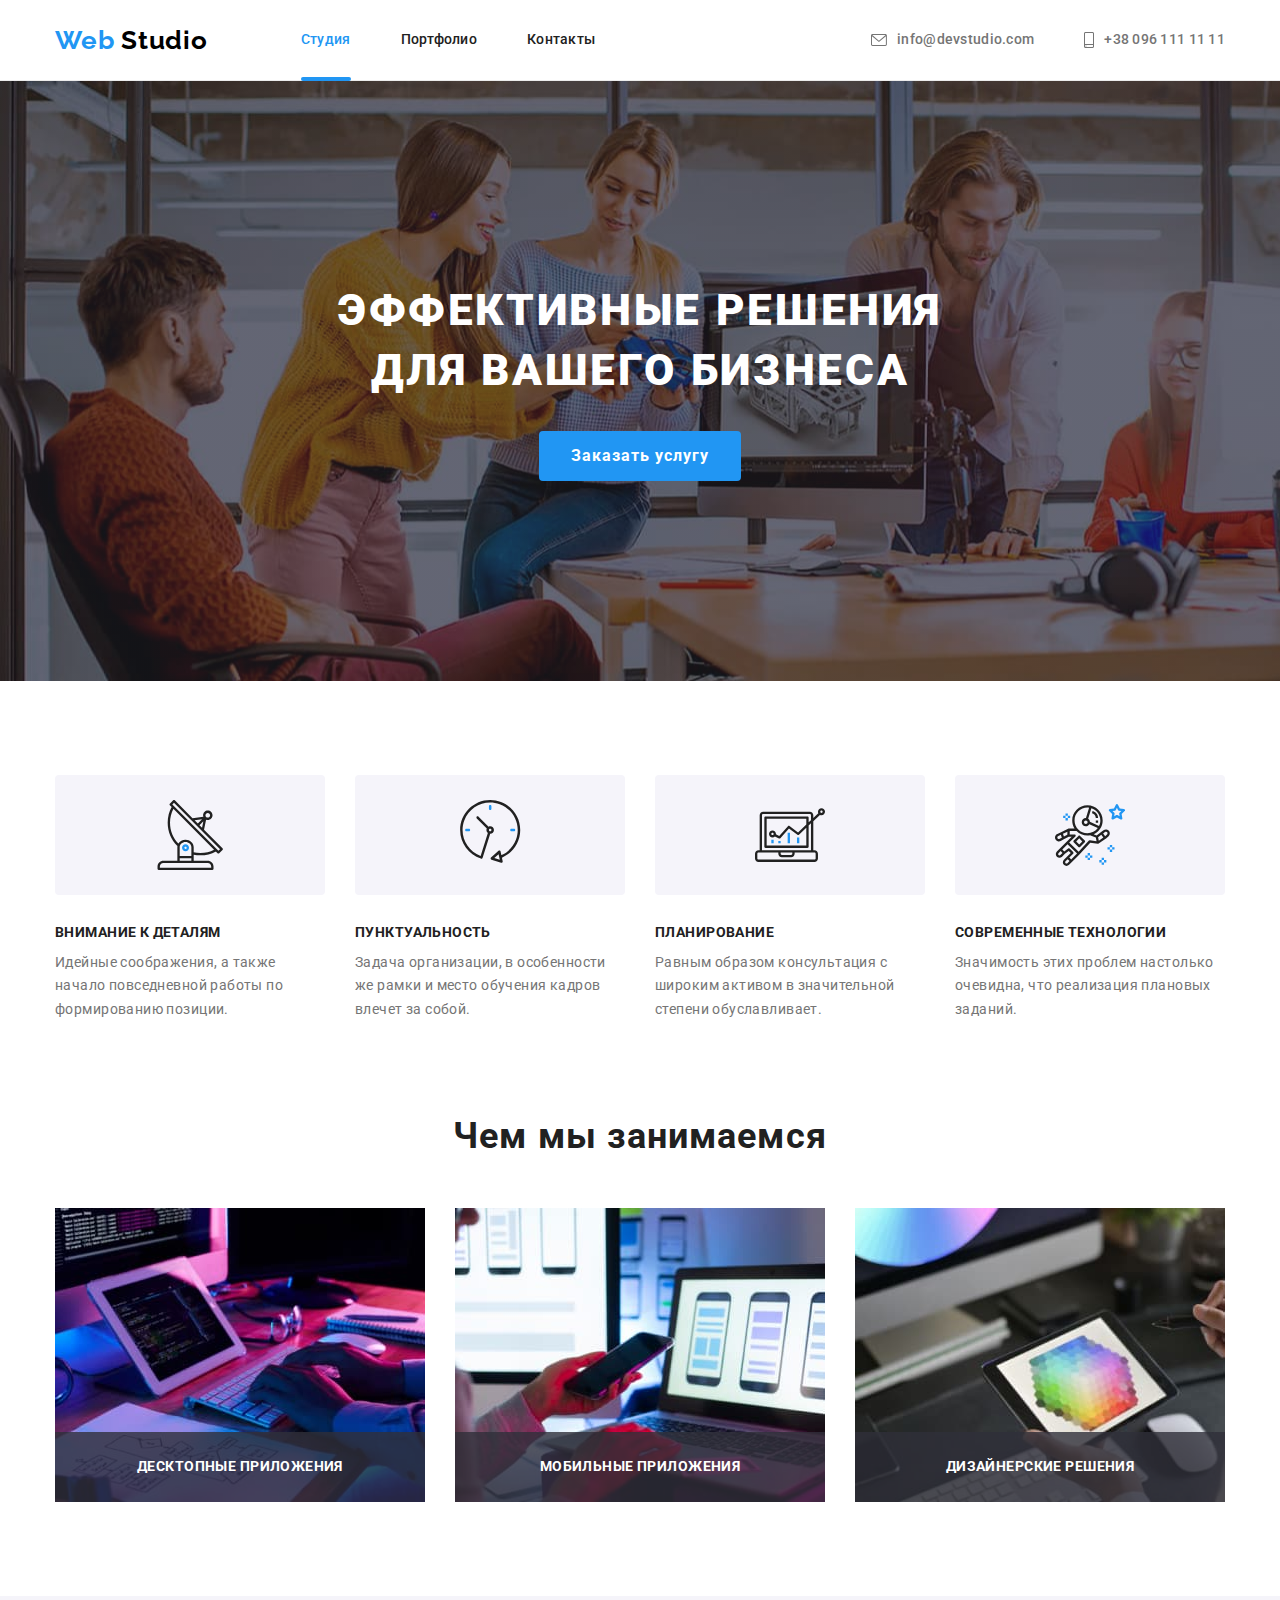
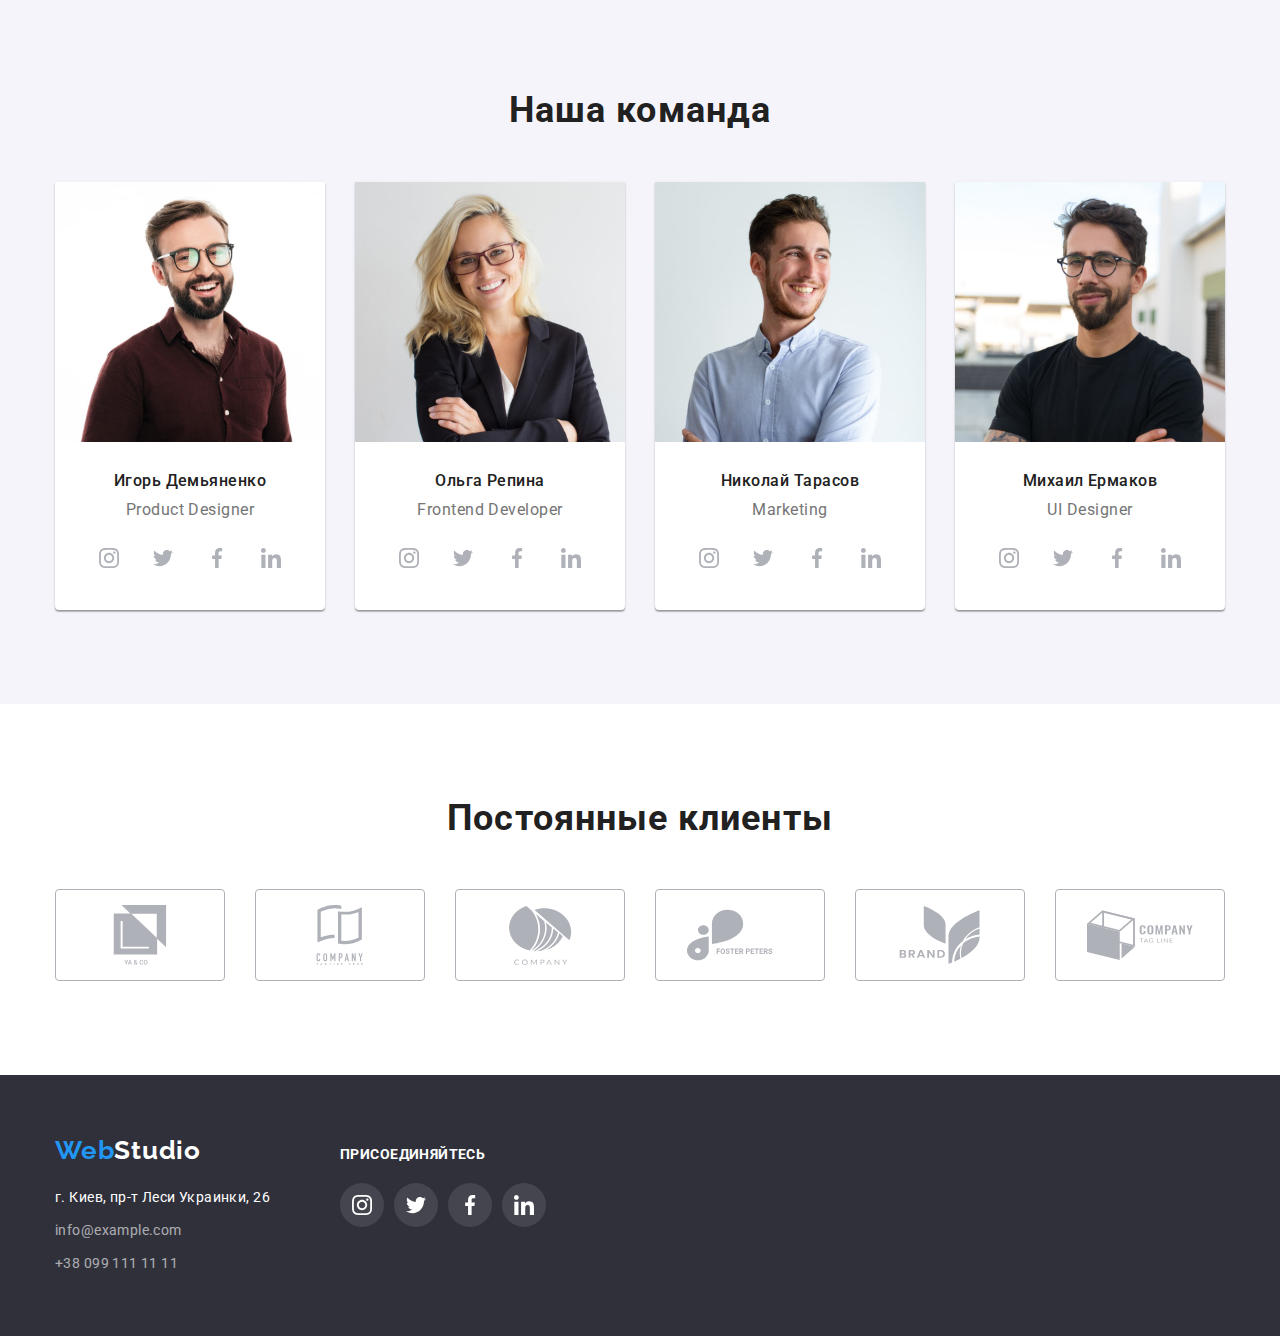
<file: index.html>
<!DOCTYPE html>
<html lang="ru">

<head>
  <meta charset="UTF-8">
  <meta http-equiv="X-UA-Compatible" content="IE=edge">
  <meta name="viewport" content="width=device-width, initial-scale=1.0">
  <title>Document</title>
  <link rel="preconnect" href="https://fonts.googleapis.com">
  <link rel="preconnect" href="https://fonts.gstatic.com" crossorigin>
  <link href="https://fonts.googleapis.com/css2?family=Raleway:wght@700&family=Roboto:wght@400;500;700;900&display=swap"
    rel="stylesheet">
  <link rel="stylesheet" href="https://cdnjs.cloudflare.com/ajax/libs/modern-normalize/1.1.0/modern-normalize.min.css">
  <link rel="stylesheet" href="./css/styles.css">
</head>

<body>
  <!--Шапка сайта-->
  <header class="page-header">
    <div class="container main-nav">
      <a class="logo" href="./index.html">Web <span class="logo-black">Studio</span> </a>
      <nav class="site-nav">
        <ul class="site-nav-list list">
          <li class="site-nav-item">
            <a class="site-nav-link current" href="./index.html">Студия</a>
          </li>
          <li class="site-nav-item">
            <a class="site-nav-link " href="./portfolio.html">Портфолио</a>
          </li>
          <li class="site-nav-item">
            <a class="site-nav-link " href="">Контакты</a>
          </li>
        </ul>
      </nav>
      <ul class="auth-nav-list list">
        <li class="auth-nav-item">
          <a class="auth-nav-link" href="mailto:info@devstudio.com"><svg class="auth-nav-icon" width="16px"
              height="12px">
              <use href="./img/symbol-defs.svg#icon-envelope"></use>
            </svg> info@devstudio.com
          </a>
        </li>
        <li class="auth-nav-item">
          <a class="auth-nav-link" href="tel:+380961111111"><svg class="auth-nav-icon" width="10px" height="16px">
              <use href="./img/symbol-defs.svg#icon-smartphone"></use>
            </svg> +38 096 111 11 11</a>
        </li>
      </ul>
    </div>
  </header>


  <!--Основной контент сайта-->
  <main>
    <!-- Герой -->
    <section class="hero">
      <div class="container">
        <h1 class="hero-title"> Эффективные решения для вашего бизнеса</h1>
        <button data-modal-open class="hero-button" type="button">Заказать услугу</button>
      </div>
    </section>
    <!-- Особенности -->
    <section class="section">
      <div class="container">
        <h2 class="section-title visually-hidden">Особенности</h2>
        <ul class="features-list list">
          <li class="feature-item">
            <div class="icon">
              <svg class="feature-icon" width="70px" height="70px">
                <use href="./img/symbol-defs.svg#icon-antenna"></use>
              </svg>
            </div>
            <h3 class="feature-title">Внимание к деталям</h3>
            <p class="feature-text">Идейные соображения, а также начало повседневной работы по формированию позиции.</p>
          </li>
          <li class="feature-item">
            <div class="icon">
              <svg class="feature-icon" width="70px" height="70px">
                <use href="./img/symbol-defs.svg#icon-clock"></use>
              </svg>
            </div>
            <h3 class="feature-title">Пунктуальность</h3>
            <p class="feature-text">Задача организации, в особенности же рамки и место обучения кадров влечет за собой.
            </p>
          </li>
          <li class="feature-item">
            <div class="icon">
              <svg class="feature-icon" width="70px" height="70px">
                <use href="./img/symbol-defs.svg#icon-diagram"></use>
              </svg>
            </div>
            <h3 class="feature-title">Планирование</h3>
            <p class="feature-text">Равным образом консультация с широким активом в значительной степени обуславливает.
            </p>
          </li>
          <li class="feature-item">
            <div class="icon">
              <svg class="feature-icon" width="70px" height="70px">
                <use href="./img/symbol-defs.svg#icon-astronaut"></use>
              </svg>
            </div>
            <h3 class="feature-title">Современные технологии</h3>
            <p class="feature-text">Значимость этих проблем настолько очевидна, что реализация плановых заданий.</p>
          </li>
        </ul>
      </div>
    </section>

    <!-- Чем мы занимаемся -->
    <section class="section work-section">
      <div class="container">
        <h2 class="section-title">Чем мы занимаемся</h2>
        <ul class="work-list list">
          <li class="work-item">
            <div class="thumb">
              <img class="image" src="./img/box1.jpg" alt="написание кода">
              <div class="overlay-thumb">
                <h3 class="thumb-title">Десктопные приложения</h3>
              </div>
            </div>
          </li>
          <li class="work-item">
            <div class="thumb">
              <img class="image" src="./img/box2.jpg" alt="создание мобильных приложений">
              <div class="overlay-thumb">
                <h3 class="thumb-title">Мобильные приложения</h3>
              </div>
            </div>
          </li>
          <li class="work-item">
            <div class="thumb">
              <img class="image" src="./img/box3.jpg" alt="работа с дизайном">
              <div class="overlay-thumb">
                <h3 class="thumb-title">Дизайнерские решения</h3>
              </div>
            </div>
          </li>
        </ul>
      </div>
    </section>

    <!-- Наша команда -->
    <section class="section team">
      <div class="container">
        <h2 class="section-title">Наша команда</h2>
        <ul class="team-list list">
          <li class="team-item">
            <img width="270" src="./img/img1.jpg" alt="парень в очках с бородой в рубашкее">
            <div class="team-info-box">
              <h3 class="team-title">Игорь Демьяненко</h3>
              <p class="team-profession">Product Designer</p>
              <ul class="social-list">
                <li class="social-item">
                  <a class="social-link" href="">
                    <svg class="social-icon" width="20px" height="20px">
                      <use href="./img/symbol-defs.svg#icon-instagram"></use>
                    </svg>
                  </a>
                </li>
                <li class="social-item">
                  <a class="social-link" href="">
                    <svg class="social-icon" width="20px" height="20px">
                      <use href="./img/symbol-defs.svg#icon-twitter"></use>
                    </svg>
                  </a>
                </li>
                <li class="social-item">
                  <a class="social-link" href="">
                    <svg class="social-icon" width="20px" height="20px">
                      <use href="./img/symbol-defs.svg#icon-facebook"></use>
                    </svg>
                  </a>
                </li>
                <li class="social-item">
                  <a class="social-link" href="">
                    <svg class="social-icon" width="20px" height="20px">
                      <use href="./img/symbol-defs.svg#icon-linkedin"></use>
                    </svg>
                  </a>
                </li>
              </ul>
            </div>
          </li>
          <li class="team-item">
            <img width="270" src="./img/img2.jpg" alt="девушка в очках с длинными светлыми волосами">
            <div class="team-info-box">
              <h3 class="team-title">Ольга Репина</h3>
              <p class="team-profession">Frontend Developer</p>
              <ul class="social-list">
                <li class="social-item">
                  <a class="social-link" href="">
                    <svg class="social-icon" width="20px" height="20px">
                      <use href="./img/symbol-defs.svg#icon-instagram"></use>
                    </svg>
                  </a>
                </li>
                <li class="social-item">
                  <a class="social-link" href="">
                    <svg class="social-icon" width="20px" height="20px">
                      <use href="./img/symbol-defs.svg#icon-twitter"></use>
                    </svg>
                  </a>
                </li>
                <li class="social-item">
                  <a class="social-link" href="">
                    <svg class="social-icon" width="20px" height="20px">
                      <use href="./img/symbol-defs.svg#icon-facebook"></use>
                    </svg>
                  </a>
                </li>
                <li class="social-item">
                  <a class="social-link" href="">
                    <svg class="social-icon" width="20px" height="20px">
                      <use href="./img/symbol-defs.svg#icon-linkedin"></use>
                    </svg>
                  </a>
                </li>
              </ul>

            </div>
          </li>
          <li class="team-item">
            <img width="270" src="./img/img3.jpg" alt="парень в голубой рубашке">
            <div class="team-info-box">
              <h3 class="team-title">Николай Тарасов</h3>
              <p class="team-profession">Marketing</p>
              <ul class="social-list">
                <li class="social-item">
                  <a class="social-link" href="">
                    <svg class="social-icon" width="20px" height="20px">
                      <use href="./img/symbol-defs.svg#icon-instagram"></use>
                    </svg>
                  </a>
                </li>
                <li class="social-item">
                  <a class="social-link" href="">
                    <svg class="social-icon" width="20px" height="20px">
                      <use href="./img/symbol-defs.svg#icon-twitter"></use>
                    </svg>
                  </a>
                </li>
                <li class="social-item">
                  <a class="social-link" href="">
                    <svg class="social-icon" width="20px" height="20px">
                      <use href="./img/symbol-defs.svg#icon-facebook"></use>
                    </svg>
                  </a>
                </li>
                <li class="social-item">
                  <a class="social-link" href="">
                    <svg class="social-icon" width="20px" height="20px">
                      <use href="./img/symbol-defs.svg#icon-linkedin"></use>
                    </svg>
                  </a>
                </li>
              </ul>
            </div>
          </li>
          <li class="team-item">
            <img width="270" src="./img/img4.jpg" alt="парень в очках с бородой в футболке">
            <div class="team-info-box">
              <h3 class="team-title">Михаил Ермаков</h3>
              <p class="team-profession">UI Designer</p>
              <ul class="social-list">
                <li class="social-item">
                  <a class="social-link" href="">
                    <svg class="social-icon" width="20px" height="20px">
                      <use href="./img/symbol-defs.svg#icon-instagram"></use>
                    </svg>
                  </a>
                </li>
                <li class="social-item">
                  <a class="social-link" href="">
                    <svg class="social-icon" width="20px" height="20px">
                      <use href="./img/symbol-defs.svg#icon-twitter"></use>
                    </svg>
                  </a>
                </li>
                <li class="social-item">
                  <a class="social-link" href="">
                    <svg class="social-icon" width="20px" height="20px">
                      <use href="./img/symbol-defs.svg#icon-facebook"></use>
                    </svg>
                  </a>
                </li>
                <li class="social-item">
                  <a class="social-link" href="">
                    <svg class="social-icon" width="20px" height="20px">
                      <use href="./img/symbol-defs.svg#icon-linkedin"></use>
                    </svg>
                  </a>
                </li>
              </ul>
            </div>
          </li>
        </ul>
      </div>
    </section>

    <!-- Постоянные клиенты -->

    <section class="section section-clients">
      <div class="container">
        <h2 class="section-title">Постоянные клиенты</h2>
        <ul class="clients-list">
          <li class="client-item">
            <a class="client-link" href="">
              <svg class="client-icon" width="106" height="60">
                <use href="./img/symbol-defs.svg#icon-group1"></use>
              </svg>
            </a>
          </li>
          <li class="client-item">
            <a class="client-link" href="">
              <svg class="client-icon" width="106" height="60">
                <use href="./img/symbol-defs.svg#icon-group2"></use>
              </svg>
            </a>
          </li>
          <li class="client-item">
            <a class="client-link" href="">
              <svg class="client-icon" width="106" height="60">
                <use href="./img/symbol-defs.svg#icon-group3"></use>
              </svg>
            </a>
          </li>
          <li class="client-item">
            <a class="client-link" href="">
              <svg class="client-icon" width="106" height="60">
                <use href="./img/symbol-defs.svg#icon-group4"></use>
              </svg>
            </a>
          </li>
          <li class="client-item">
            <a class="client-link" href="">
              <svg class="client-icon" width="106" height="60">
                <use href="./img/symbol-defs.svg#icon-group5"></use>
              </svg>
            </a>
          </li>
          <li class="client-item">
            <a class="client-link" href="">
              <svg class="client-icon" width="106" height="60">
                <use href="./img/symbol-defs.svg#icon-group6"></use>
              </svg>
            </a>
          </li>
        </ul>
      </div>
    </section>
  </main>

  <!-- Подвал сайта -->
  <footer class="page-footer">
    <div class="container footer">
      <div class="footer-addres">
        <a class="logo" href="./index.html">Web<span class="logo-white">Studio</span> </a>
        <address class="addres">
          <ul class="addres-list list">
            <li class="addres-item">
              <a class="addres-link"
                href="https://www.google.com/maps/place/%D0%B1%D1%83%D0%BB.+%D0%9B%D0%B5%D1%81%D0%B8+%D0%A3%D0%BA%D1%80%D0%B0%D0%B8%D0%BD%D0%BA%D0%B8,+26">г.
                Киев, пр-т Леси Украинки, 26</a>
            </li>
            <li class="addres-item">
              <a class="addres-link opacity" href="mailto:info@example.com">info@example.com</a>
            </li>
            <li class="addres-item">
              <a class="addres-link opacity" href="tel:+380991111111">+38 099 111 11 11</a>
            </li>
          </ul>
        </address>
      </div>
      <div class="footer-container">
        <p class="list-title">присоединяйтесь</p>
        <ul class="footer-social-list">
          <li class="footer-social-item">
            <a class="footer-social-link" href="">
              <svg class="footer-social-icon" width="20px" height="20px">
                <use href="./img/symbol-defs.svg#icon-instagram"></use>
              </svg>
            </a>
          </li>
          <li class="footer-social-item">
            <a class="footer-social-link" href="">
              <svg class="footer-social-icon" width="20px" height="20px">
                <use href="./img/symbol-defs.svg#icon-twitter"></use>
              </svg>
            </a>
          </li>
          <li class="footer-social-item">
            <a class="footer-social-link" href="">
              <svg class="footer-social-icon" width="20px" height="20px">
                <use href="./img/symbol-defs.svg#icon-facebook"></use>
              </svg>
            </a>
          </li>
          <li class="footer-social-item">
            <a class="footer-social-link" href="">
              <svg class="footer-social-icon" width="20px" height="20px">
                <use href="./img/symbol-defs.svg#icon-linkedin"></use>
              </svg>
            </a>
          </li>
        </ul>
      </div>
    </div>
  </footer>
  <div data-modal class="backdrop is-hidden">
    <div class="modal">
      <button data-modal-close class="modal-button" type="button">
        <svg class="button-icon" width="18px" height="18px">
          <use href="./img/symbol-defs.svg#icon-close"></use>
        </svg>
      </button>
    </div>
  </div>
  <script src="./js/modal.js"></script>
</body>

</html>
</file>
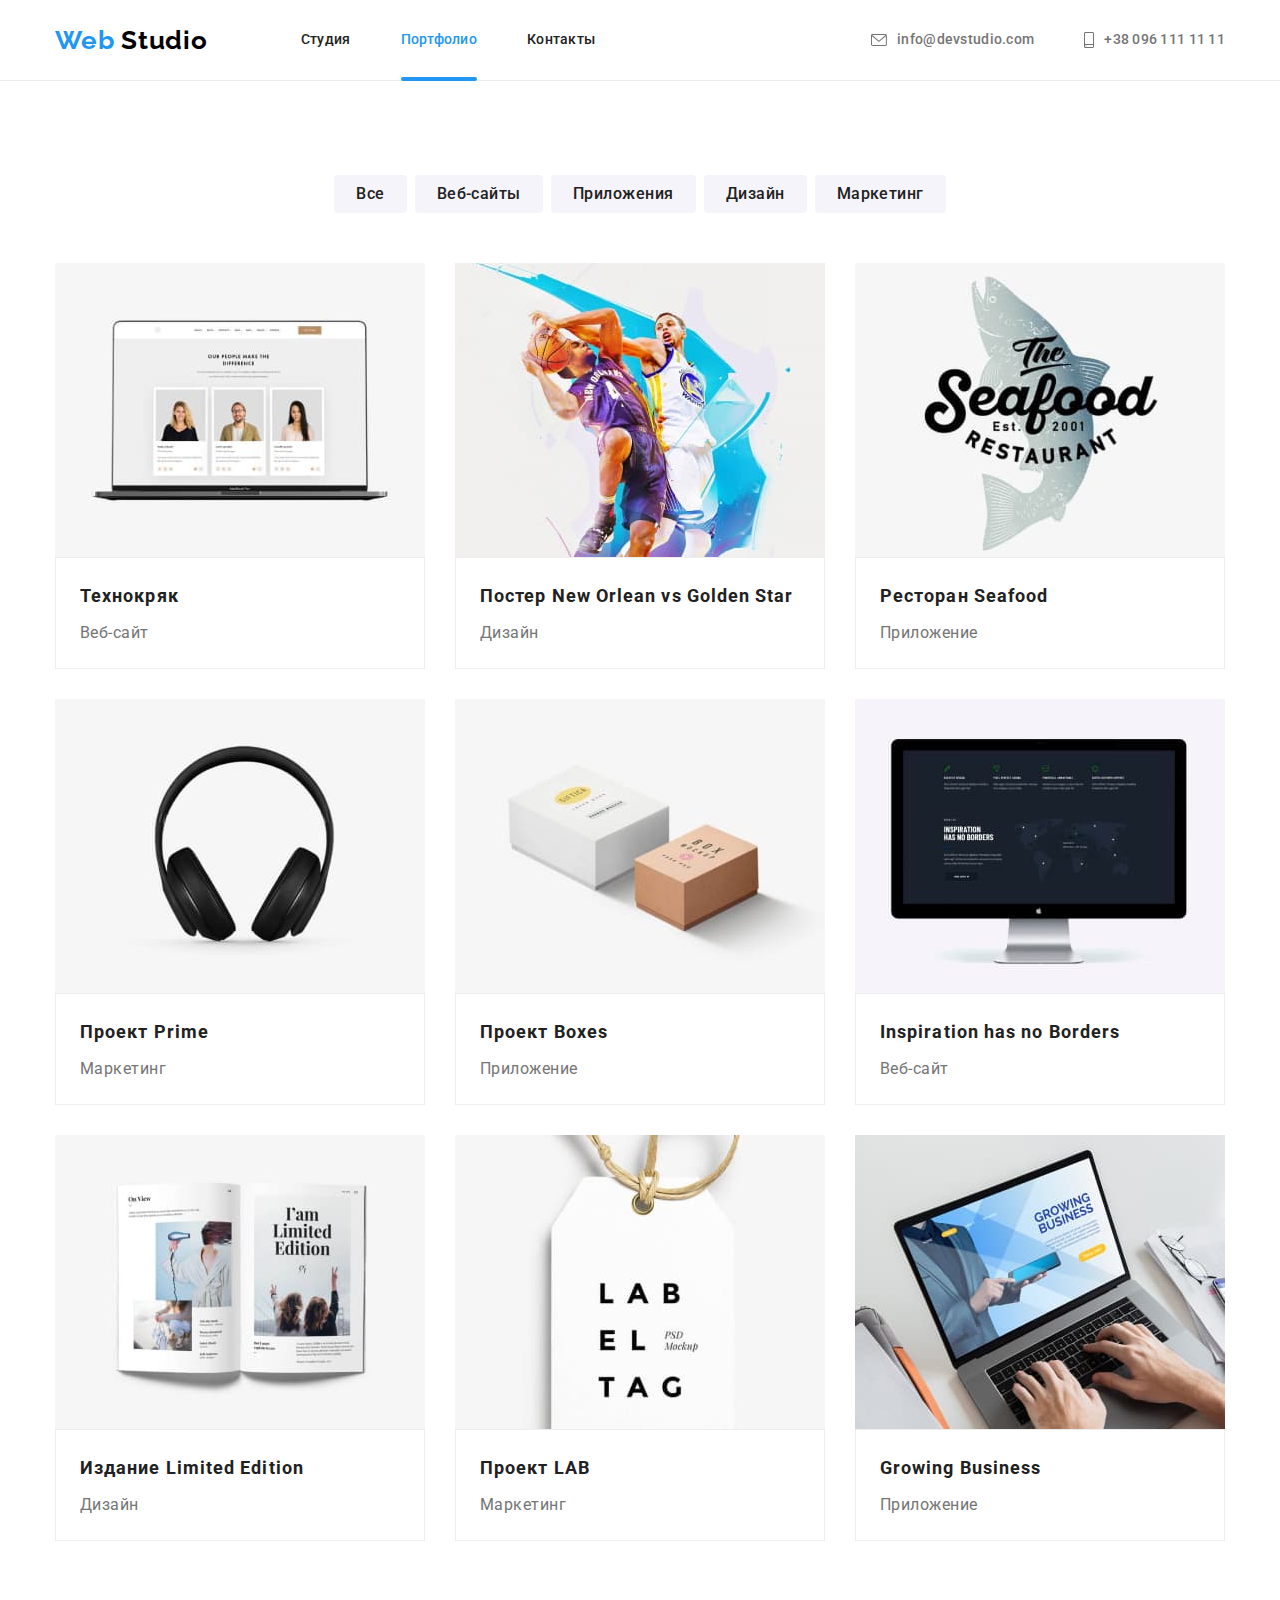
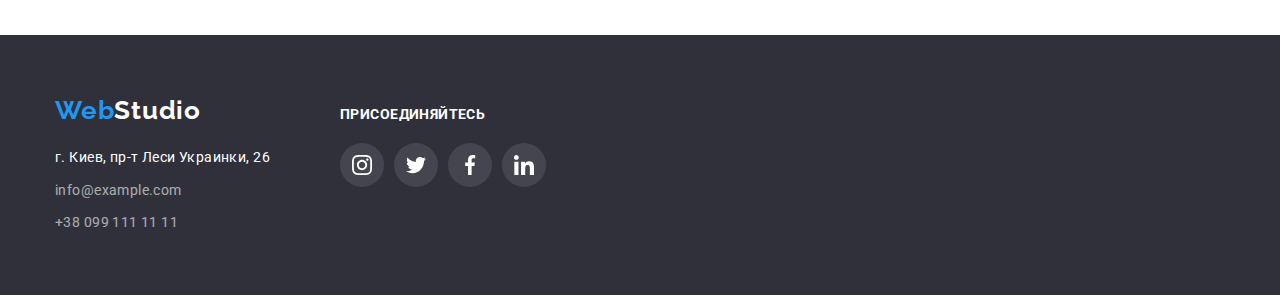
<file: portfolio.html>
<!DOCTYPE html>
<html lang="ru">

<head>
  <meta charset="UTF-8">
  <meta http-equiv="X-UA-Compatible" content="IE=edge">
  <meta name="viewport" content="width=device-width, initial-scale=1.0">
  <title>Portfolio</title>
  <link rel="preconnect" href="https://fonts.googleapis.com">
  <link rel="preconnect" href="https://fonts.gstatic.com" crossorigin>
  <link href="https://fonts.googleapis.com/css2?family=Raleway:wght@700&family=Roboto:wght@400;500;700;900&display=swap"
    rel="stylesheet">
  <link rel="stylesheet" href="https://cdnjs.cloudflare.com/ajax/libs/modern-normalize/1.1.0/modern-normalize.min.css">
  <link rel="stylesheet" href="./css/styles.css">
</head>

<body>
  <!-- шапка сайта -->
  <header class="page-header">
    <div class="container main-nav">
      <a class="logo" href="./index.html">Web <span class="logo-black">Studio</span> </a>
      <nav class="site-nav">
        <ul class="site-nav-list list">
          <li class="site-nav-item">
            <a class="site-nav-link" href="./index.html">Студия</a>
          </li>
          <li class="site-nav-item">
            <a class="site-nav-link current" href="./portfolio.html">Портфолио</a>
          </li>
          <li class="site-nav-item">
            <a class="site-nav-link" href="">Контакты</a>
          </li>
        </ul>
      </nav>
      <ul class="auth-nav-list list">
        <li class="auth-nav-item">
          <a class="auth-nav-link" href="mailto:info@devstudio.com"><svg class="auth-nav-icon" width="16px"
              height="12px">
              <use href="./img/symbol-defs.svg#icon-envelope"></use>
            </svg> info@devstudio.com
          </a>
        </li>
        <li class="auth-nav-item">
          <a class="auth-nav-link" href="tel:+380961111111"><svg class="auth-nav-icon" width="10px" height="16px">
              <use href="./img/symbol-defs.svg#icon-smartphone"></use>
            </svg> +38 096 111 11 11</a>
        </li>
      </ul>
    </div>
  </header>
  <!--  Основной контент сайта -->
  <main>
    <section class="section">
      <div class="container">
        <h1 class="section-title visually-hidden">Портфолио</h1>
        <ul class="filter-list list">
          <li class="filter-item"><button class="filter-button" type="button">Все</button></li>
          <li class="filter-item"><button class="filter-button" type="button">Веб-сайты</button></li>
          <li class="filter-item"><button class="filter-button" type="button">Приложения</button></li>
          <li class="filter-item"><button class="filter-button" type="button">Дизайн</button></li>
          <li class="filter-item"><button class="filter-button" type="button">Маркетинг</button></li>
        </ul>
        <ul class="portfolio-list list">
          <li class="portfolio-item">
            <a class="portfolio-link" href="">
              <div class="portfolio-thumb">
                <img class="image" width="370" src="./img/img.portfolio/imgp.jpg"
                  alt="Ноутбук с изображением веб-сайта">
                <div class="portfolio-overlay">
                  <p class="overlay-text">
                    Технокряк это современная площадка распространения коронавируса. Компании используют эту платформу
                    для цифрового
                    шпионажа и атак на защищённые сервера конкурентов.
                  </p>
                </div>
              </div>
              <div class="item-border">
                <h2 class="work-title">Технокряк</h2>
                <p class="work-text">Веб-сайт</p>
              </div>
            </a>
          </li>
          <li class="portfolio-item">
            <a class="portfolio-link" href="">
              <div class="portfolio-thumb">
                <img class="image" width="370" src="./img/img.portfolio/imgp1.jpg" alt="Два баскетболиста с мячем">
                <div class="portfolio-overlay">
                  <p class="overlay-text">
                    Технокряк это современная площадка распространения коронавируса. Компании используют эту платформу
                    для цифрового
                    шпионажа и атак на защищённые сервера конкурентов.
                  </p>
                </div>
              </div>
              <div class="item-border">
                <h2 class="work-title">Постер New Orlean vs Golden Star</h2>
                <p class="work-text">Дизайн</p>
              </div>
            </a>
          </li>
          <li class="portfolio-item">
            <a class="portfolio-link" href="">
              <div class="portfolio-thumb">
                <img class="image" width="370" src="./img/img.portfolio/imgp2.jpg" alt="Логотип ресторана">
                <div class="portfolio-overlay">
                  <p class="overlay-text">
                    Технокряк это современная площадка распространения коронавируса. Компании используют эту платформу
                    для цифрового
                    шпионажа и атак на защищённые сервера конкурентов.
                  </p>
                </div>
              </div>
              <div class="item-border">
                <h2 class="work-title">Ресторан Seafood</h2>
                <p class="work-text">Приложение</p>
              </div>
            </a>
          </li>
          <li class="portfolio-item">
            <a class="portfolio-link" href="">
              <div class="portfolio-thumb">
                <img class="image" width="370" src="./img/img.portfolio/imgp3.jpg" alt="Черные накладные наушники">
                <div class="portfolio-overlay">
                  <p class="overlay-text">
                    Технокряк это современная площадка распространения коронавируса. Компании используют эту платформу
                    для цифрового
                    шпионажа и атак на защищённые сервера конкурентов.
                  </p>
                </div>
              </div>
              <div class="item-border">
                <h2 class="work-title">Проект Prime</h2>
                <p class="work-text">Маркетинг</p>
              </div>
            </a>
          </li>
          <li class="portfolio-item">
            <a class="portfolio-link" href="">
              <div class="portfolio-thumb">
                <img class="image" width="370" src="./img/img.portfolio/imgp4.jpg" alt="Две картонные коробки">
                <div class="portfolio-overlay">
                  <p class="overlay-text">
                    Технокряк это современная площадка распространения коронавируса. Компании используют эту платформу
                    для цифрового
                    шпионажа и атак на защищённые сервера конкурентов.
                  </p>
                </div>
              </div>
              <div class="item-border">
                <h2 class="work-title">Проект Boxes</h2>
                <p class="work-text">Приложение</p>
              </div>
            </a>
          </li>
          <li class="portfolio-item">
            <a class="portfolio-link" href="">
              <div class="portfolio-thumb">
                <img class="image" width="370" src="./img/img.portfolio/imgp5.jpg" alt="Монитор компьютера">
                <div class="portfolio-overlay">
                  <p class="overlay-text">
                    Технокряк это современная площадка распространения коронавируса. Компании используют эту платформу
                    для цифрового
                    шпионажа и атак на защищённые сервера конкурентов.
                  </p>
                </div>
              </div>
              <div class="item-border">
                <h2 class="work-title">Inspiration has no Borders</h2>
                <p class="work-text">Веб-сайт</p>
              </div>
            </a>
          </li>
          <li class="portfolio-item">
            <a class="portfolio-link" href="">
              <div class="portfolio-thumb">
                <img class="image" width="370" src="./img/img.portfolio/imgp6.jpg" alt="Открытый журнал">
                <div class="portfolio-overlay">
                  <p class="overlay-text">
                    Технокряк это современная площадка распространения коронавируса. Компании используют эту платформу
                    для цифрового
                    шпионажа и атак на защищённые сервера конкурентов.
                  </p>
                </div>
              </div>
              <div class="item-border">
                <h2 class="work-title">Издание Limited Edition</h2>
                <p class="work-text">Дизайн</p>
              </div>
            </a>
          </li>
          <li class="portfolio-item">
            <a class="portfolio-link" href="">
              <div class="portfolio-thumb">
                <img class="image" width="370" src="./img/img.portfolio/imgp7.jpg" alt="Бирка на шнурке">
                <div class="portfolio-overlay">
                  <p class="overlay-text">
                    Технокряк это современная площадка распространения коронавируса. Компании используют эту платформу
                    для цифрового
                    шпионажа и атак на защищённые сервера конкурентов.
                  </p>
                </div>
              </div>
              <div class="item-border">
                <h2 class="work-title">Проект LAB</h2>
                <p class="work-text">Маркетинг</p>
              </div>
            </a>
          </li>
          <li class="portfolio-item">
            <a class="portfolio-link" href="">
              <div class="portfolio-thumb">
                <img class="image" width="370" src="./img/img.portfolio/imgp8.jpg"
                  alt="Руки мужчины на клавиатуре ноутбука">
                <div class="portfolio-overlay">
                  <p class="overlay-text">
                    Технокряк это современная площадка распространения коронавируса. Компании используют эту платформу
                    для цифрового
                    шпионажа и атак на защищённые сервера конкурентов.
                  </p>
                </div>
              </div>
              <div class="item-border">
                <h2 class="work-title">Growing Business</h2>
                <p class="work-text">Приложение</p>
              </div>
            </a>
          </li>
        </ul>
      </div>
    </section>
  </main>
  <!-- Подвал сайта -->
  <footer class="page-footer">
    <div class="container footer">
      <div class="footer-addres">
        <a class="logo" href="./index.html">Web<span class="logo-white">Studio</span> </a>
        <address class="addres">
          <ul class="addres-list list">
            <li class="addres-item">
              <a class="addres-link"
                href="https://www.google.com/maps/place/%D0%B1%D1%83%D0%BB.+%D0%9B%D0%B5%D1%81%D0%B8+%D0%A3%D0%BA%D1%80%D0%B0%D0%B8%D0%BD%D0%BA%D0%B8,+26">г.
                Киев, пр-т Леси Украинки, 26</a>
            </li>
            <li class="addres-item"><a class="addres-link opacity" href="mailto:info@example.com">info@example.com</a>
            </li>
            <li class="addres-item"><a class="addres-link opacity" href="tel:+380991111111">+38 099 111 11 11</a></li>
          </ul>
        </address>
      </div>
      <div class="footer-container">
        <p class="list-title">присоединяйтесь</p>
        <ul class="footer-social-list">
          <li class="footer-social-item">
            <a class="footer-social-link" href="">
              <svg class="footer-social-icon" width="20px" height="20px">
                <use href="./img/symbol-defs.svg#icon-instagram"></use>
              </svg>
            </a>
          </li>
          <li class="footer-social-item">
            <a class="footer-social-link" href="">
              <svg class="footer-social-icon" width="20px" height="20px">
                <use href="./img/symbol-defs.svg#icon-twitter"></use>
              </svg>
            </a>
          </li>
          <li class="footer-social-item">
            <a class="footer-social-link" href="">
              <svg class="footer-social-icon" width="20px" height="20px">
                <use href="./img/symbol-defs.svg#icon-facebook"></use>
              </svg>
            </a>
          </li>
          <li class="footer-social-item">
            <a class="footer-social-link" href="">
              <svg class="footer-social-icon" width="20px" height="20px">
                <use href="./img/symbol-defs.svg#icon-linkedin"></use>
              </svg>
            </a>
          </li>
        </ul>
      </div>
    </div>
  </footer>
</body>

</html>
</file>
<file: css/styles.css>
/* Цвет основного текста #212121 */
/* вторичный цвет текста #757575 */
/* белый #ffffff */
/* вторичный цвет фона #F5F4FA */
/* акцент  #2196F3 */
/* цвет лого #000000 */
:root {
  --primary-text-color: #212121;
  --secondary-text-color: #757575;
  --accent-color: #2196F3;
  --logo-black: #000000;
  --white-color: #ffffff;
  --hero-background-color: #2F303A;
  --secondary-background-color: #f5f4fa;
  --icon-color: #AFB1B8;
}


body {
  color: var(--primary-text-color);
  background-color: var(--white-color);
  font-family: 'Roboto', sans-serif;
}

.container {
width: 1200px;
margin-left: auto;
margin-right: auto;
padding: 0 15px;
}
a {
  text-decoration: none;
}

img {
  display: block;
}

h1, h2, h3, p {
  margin: 0;
}
.page-header {
  border-bottom: 1px solid #ececec;
}

ul {
  padding: 0;
  list-style: none;
  margin: 0;
}

.logo {
  color: var(--accent-color);
  font-family: 'raleway';
  font-weight: 700;
  font-size: 26px;
  line-height: 1.19;
  letter-spacing: 0.03em;
}
.logo-black {
  color: var(--logo-black);
}
.logo-white {
  color: var(--white-color);
}

/* site-naw */

.main-nav {
  display: flex;
  align-items: center;
}
.site-nav {
  margin-left: 93px;
}

.site-nav-list {
  display: flex;
  
}


.site-nav-item:not(:last-child) {
  margin-right: 50px;
}
  

.site-nav-link {
  position: relative;
  display: block;
  padding-top: 32px;
  padding-bottom: 32px;

  color: var(--primary-text-color);
  font-weight: 500;
  font-size: 14px;
  line-height: 1.14;
  letter-spacing: 0.02em;
  transition: color 250ms cubic-bezier(0.4, 0, 0.2, 1);
}

.current::after {
  content: '';
  position: absolute;
  left: 0;
  bottom: -1px;
  display: block;
  width: 100%;
  height: 4px;
  background-color: var(--accent-color);
  border-radius: 2px;
}


.site-nav-link:hover,
.site-nav-link:focus {
  color: var(--accent-color);
}
.current {
  color: var(--accent-color);
}

/* auth-naw-link */

.auth-nav-list {
  display: flex;
  margin-left: auto;
  align-items: center;
}

.auth-nav-item:not(:last-child) {
  margin-right: 50px;
}

.auth-nav-link {
  display: flex;
  justify-content: center;
  align-items: center;
  padding-top: 32px;
  padding-bottom: 32px;

  color: var(--secondary-text-color);
  font-weight: 500;
  font-size: 14px;
  line-height: 1.14;
  letter-spacing: 0.02em;
  transition: color 250ms cubic-bezier(0.4, 0, 0.2, 1);
}

.auth-nav-link:hover,
.auth-nav-link:focus {
  color: var(--accent-color);
}
.auth-nav-icon {
  margin-right: 10px;
  fill: currentColor;
}
/* Hero */

.hero {
  max-width: 1600px;
  margin: 0 auto;
  background-color: var(--hero-background-color);
  background-image: linear-gradient(
  rgba(47, 48, 58, 0.4),
  rgba(47, 48, 58, 0.4)),
  url(../img/bgimg.jpg);
  background-repeat: no-repeat;
  background-size: cover;
  text-align: center; 
  padding-top: 200px;
  padding-bottom: 200px;
}
.hero-title {
  width: 696px;
  margin: 0 auto;
  color: var(--white-color);
  font-weight: 900;
  font-size: 44px;
  line-height: 1.36;
  letter-spacing: 0.06em;
  text-transform: uppercase;

}
.hero-button {
  margin-top: 30px;
  padding: 10px 32px;
  font-size: 16px;
  font-weight: 700;
  line-height: 1.87;
  letter-spacing: 0.06em;
  color: var(--white-color);

  background-color: var(--accent-color);
  border-radius: 4px;
  border-style: none;
  cursor: pointer;
}


/* section */
.section {
  padding: 94px 0;
  
}

.section-title {
  text-align: center;
  font-weight: 700;
  font-size: 36px;
  line-height: 1.16;
  margin-bottom: 50px;
  letter-spacing: 0.03em;
}

.visually-hidden {
  position: absolute;
  clip: rect(0 0 0 0);
  width: 1px;
  height: 1px;
  margin: -1px;
}

/*---------------------- features --------------------------*/

.features-list {
  display: flex;
}
.feature-item {
  width: 270px;
}
.feature-item:not(:last-child) {
  margin-right: 30px;
}

.icon {
  display: flex;
  align-items: center;
  justify-content: center;
  height: 120px;
  border-radius: 4px;
  background-color: var(--secondary-background-color);

}
.feature-title {
  font-size: 14px;
  line-height: 1.14;
  margin-top: 30px;
  text-transform: uppercase;
  letter-spacing: 0.03em;
}
.feature-text {
  margin-top: 10px;
  color: var(--secondary-text-color);
  font-size: 14px;
  line-height: 1.71;
  letter-spacing: 0.03em;
}
/* Work */
.work-section {
  padding-top: 0;
}
.work-list {
display: flex;
}
.work-item:not(:last-child) {
  margin-right: 30px;
}
.thumb {
  position: relative;
}

.overlay-thumb {
  display: flex;
  justify-content: center;
  align-items: center;

  position: absolute;
  height: 70px;
  width: 100%;
  bottom: 0;
  left: 0;
  background-color: rgba(47, 48, 58, 0.8);
}
.thumb-title {
  color: var(--white-color);
  font-size: 14px;
  line-height: 1.14;
  letter-spacing: 0.03em;
  text-transform: uppercase;
  
}



/* ---------------team-------------------- */

.section.team {
background-color: var(--secondary-background-color);
}

.team-list {
  display: flex;
  
}
.team-item {
  background-color: var(--white-color);
  border-bottom-right-radius: 4px;
  border-bottom-left-radius: 4px;
  box-shadow: 0px 2px 1px rgba(0, 0, 0, 0.2),
              0px 1px 1px rgba(0, 0, 0, 0.14),
              0px 1px 3px rgba(0, 0, 0, 0.12);

}
.team-item:not(:last-child) {
  margin-right: 30px;
  width: 270;
}
.team-info-box {
  padding-top: 30px;
  padding-bottom: 30px;
}

.team-title {
  font-weight: 500;
  font-size: 16px;
  line-height: 1.18;
  text-align: center;
  letter-spacing: 0.03em;
}
.team-profession {
  margin-top: 10px;
  color: var(--secondary-text-color);
  font-size: 16px;
  line-height: 1.18;
  text-align: center;
  letter-spacing: 0.03em;
}

.social-list {
  display: flex;
  justify-content: center;
  margin-top: 16px; 
}
.social-item:not(:last-child) {
  margin-right: 10px;
}
.social-link {
  display: flex;
  width: 44px;
  height: 44px;
  align-items: center;
  justify-content: center;
  border-radius: 50%;
  cursor: pointer;
  color: var(--icon-color);

  transition: color 250ms cubic-bezier(0.4, 0, 0.2, 1),
  background-color 250ms cubic-bezier(0.4, 0, 0.2, 1);
}

.social-link:hover,
.social-link:focus {
  background-color: var(--accent-color);
  color: var(--white-color);
}
.social-icon {
  fill: currentColor;
}

/* clients */
.clients-list {
  display: flex;
  flex-wrap: wrap;
  margin-left: -30px;
  margin-top: -30px;
}
.client-item {
  display: flex;
  margin-left: 30px;
  margin-top: 30px;
  flex-basis: calc((100% - 180px) / 6); 
}
.client-link {
  display: flex;
  justify-content: center;
  align-items: center;
  width: 170px;
  height: 92px;
  border-radius: 4px;
  border: 1px solid var(--icon-color);
  fill: var(--icon-color);

  transition: fill 250ms cubic-bezier(0.4, 0, 0.2, 1), 
  border-color 250ms cubic-bezier(0.4, 0, 0.2, 1);
}
.client-link:hover,
.client-link:focus {
  border-color: var(--accent-color);
  fill: var(--accent-color);
}

/* footer */
.page-footer {
  background-color: var(--hero-background-color);
  padding: 60px 0;
}
.footer {
  display: flex;
  align-items: baseline;
  
}
.addres {
  margin-top: 20px;
  font-style: normal;
}
.addres-item + .addres-item {
margin-top: 9px;
}
.addres-link {
  color: var(--white-color);
  font-size: 14px;
  line-height: 1.71;
  letter-spacing: 0.03em;
  transition: color 250ms cubic-bezier(0.4, 0, 0.2, 1);
}
.addres-link:hover,
.addres-link:focus {
  color: var(--accent-color);
}
.addres-link.opacity {
  opacity: 0.6;
}



.footer-container {
  width: 206px;
  height: 80px;
  margin-left: 70px;

}
.footer-social-list {
  display: flex;
  margin-top: 20px;
}
.footer-social-item:not(:last-child) {
  margin-right: 10px;
}

.list-title {
  font-size: 14px;
  font-weight: 700;
  line-height: 1.14;
  letter-spacing: 0.03em;
  text-transform: uppercase;
  color: var(--white-color);
}

.footer-social-link {
  display: flex;
  align-items: center;
  justify-content: center;
  width: 44px;
  height: 44px;
  border-radius: 50%;
  cursor: pointer;
  color: var(--white-color);
  background-color: rgba(255, 255, 255, 0.1);
  transition: background-color 250ms cubic-bezier(0.4, 0, 0.2, 1);
}
.footer-social-link:hover,
.footer-social-link:focus {
background-color: var(--accent-color);
}
.footer-social-icon {
fill: currentColor;
}

/* Portfolio */

.filter-list {
  display: flex;
  justify-content: center;
  margin-bottom: 50px;
}
.filter-item + .filter-item{
  margin-left: 8px;
}

.filter-button {
  display: block;
  padding: 6px 22px;
  color: var(--primary-text-color);
  background-color: var(--secondary-background-color);
  border-radius: 4px;
  border-style: none;
  cursor: pointer;
  font-weight: 500;
  font-size: 16px;
  line-height: 1.62;
  letter-spacing: 0.03em;
  transition: color 250ms cubic-bezier(0.4, 0, 0.2, 1),
              background-color 250ms cubic-bezier(0.4, 0, 0.2, 1),
              box-shadow 250ms cubic-bezier(0.4, 0, 0.2, 1);
}
.filter-button:focus,
.filter-button:hover {
  color: var(--white-color);
  background-color: var(--accent-color);
  box-shadow: 1px 4px 6px rgba(0, 0, 0, 0.16),
              0px 4px 4px rgba(0, 0, 0, 0.06),
              0px 1px 1px rgba(0, 0, 0, 0.12);
              
}

.work-title {
  color: var(--primary-text-color);
  font-weight: 700;
  font-size: 18px;
  line-height: 2;
  letter-spacing: 0.06em;
}
.work-text {
  margin-top: 4px;
  color: var(--secondary-text-color);
  font-size: 16px;
  line-height: 1.87;
  letter-spacing: 0.03em;
}
.portfolio-list {
  display: flex;
  flex-wrap: wrap;
  margin-left: -30px;
  margin-top: -30px;
}
.portfolio-item {
  margin-left: 30px;
  margin-top: 30px;
  flex-basis: calc((100% - 90px) / 3); 
}
.item-border {
  border: 1px solid #eeeeee;
  padding: 20px 24px;
}
.portfolio-link {
  display: block;
  transition: box-shadow 250ms cubic-bezier(0.4, 0, 0.2, 1); 
}

.portfolio-link:hover,
.portfolio-link:focus {
  box-shadow: 1px 4px 6px rgba(0, 0, 0, 0.16),
              0px 4px 4px rgba(0, 0, 0, 0.06),
              0px 1px 1px rgba(0, 0, 0, 0.12);         
}
.portfolio-thumb {
  position: relative;
  overflow: hidden;
}

.portfolio-overlay {
  position: absolute;
  top: 0;
  left: 0;
  padding: 63px 24px;
  width: 100%;
  height: 100%;
  background-color: rgba(33, 150, 243, 0.9);
  transform: translateY(100%);
  transition: transform 250ms cubic-bezier(0.4, 0, 0.2, 1);
}

.portfolio-link:hover .portfolio-overlay,
.portfolio-link:focus .portfolio-overlay {
  transform: translateY(0);
}

.overlay-text {
  font-size: 18px;
  line-height: 1.55;
  letter-spacing: 0.03em;
  color: var(--white-color);
}


/* ------------------Modal----------------- */

.backdrop {
  position: fixed;
  top: 0;
  left: 0;
  width: 100%;
  height: 100%;
  background-color: rgba(0, 0, 0, 0.2);
  opacity: 1;

  transition: opacity 250ms cubic-bezier(0.4, 0, 0.2, 1);
}

.backdrop.is-hidden {
  opacity: 0; 
  pointer-events: none;
  visibility: visible;
}

.backdrop.is-hidden .modal {
  transform: translate(-50%, -50%) scale(1.1);
  opacity: 0;
}

.modal {
  position: absolute;
  top:50%;
  left: 50%;
  width: 528px;
  height: 581px;
  background-color: #fff;
  border-radius: 4px;
  box-shadow: 0 2px 1px rgba(0, 0, 0, 0.14),
              0 1px 1px rgba(0, 0, 0, 0.14),
              0 1px 3px rgba(0, 0, 0, 0.12); 
  opacity: 1;
  transform: translate(-50%, -50%) scale(1);
  transition: transform 250ms cubic-bezier(0.4, 0, 0.2, 1),
              opacity 250ms cubic-bezier(0.4, 0, 0.2, 1);
}
.modal-button {
  display: flex;
  justify-content: center;
  align-items: center;
  width: 30px;
  height: 30px;
  padding: 0;

  position: absolute;
  top: 8px;
  right: 8px;
  border-style: none;
  cursor: pointer;
  border: 1px solid rgba(0, 0, 0, 0.1);
  border-radius: 50%;
  box-shadow: 0 2px 1px rgba(0, 0, 0, 0.2),
  0 1px 1px rgba(0, 0, 0, 0.14),
  0 1px 3px rgba(0, 0, 0, 0.12);
  
  
}
.button-icon {
  
}
</file>
